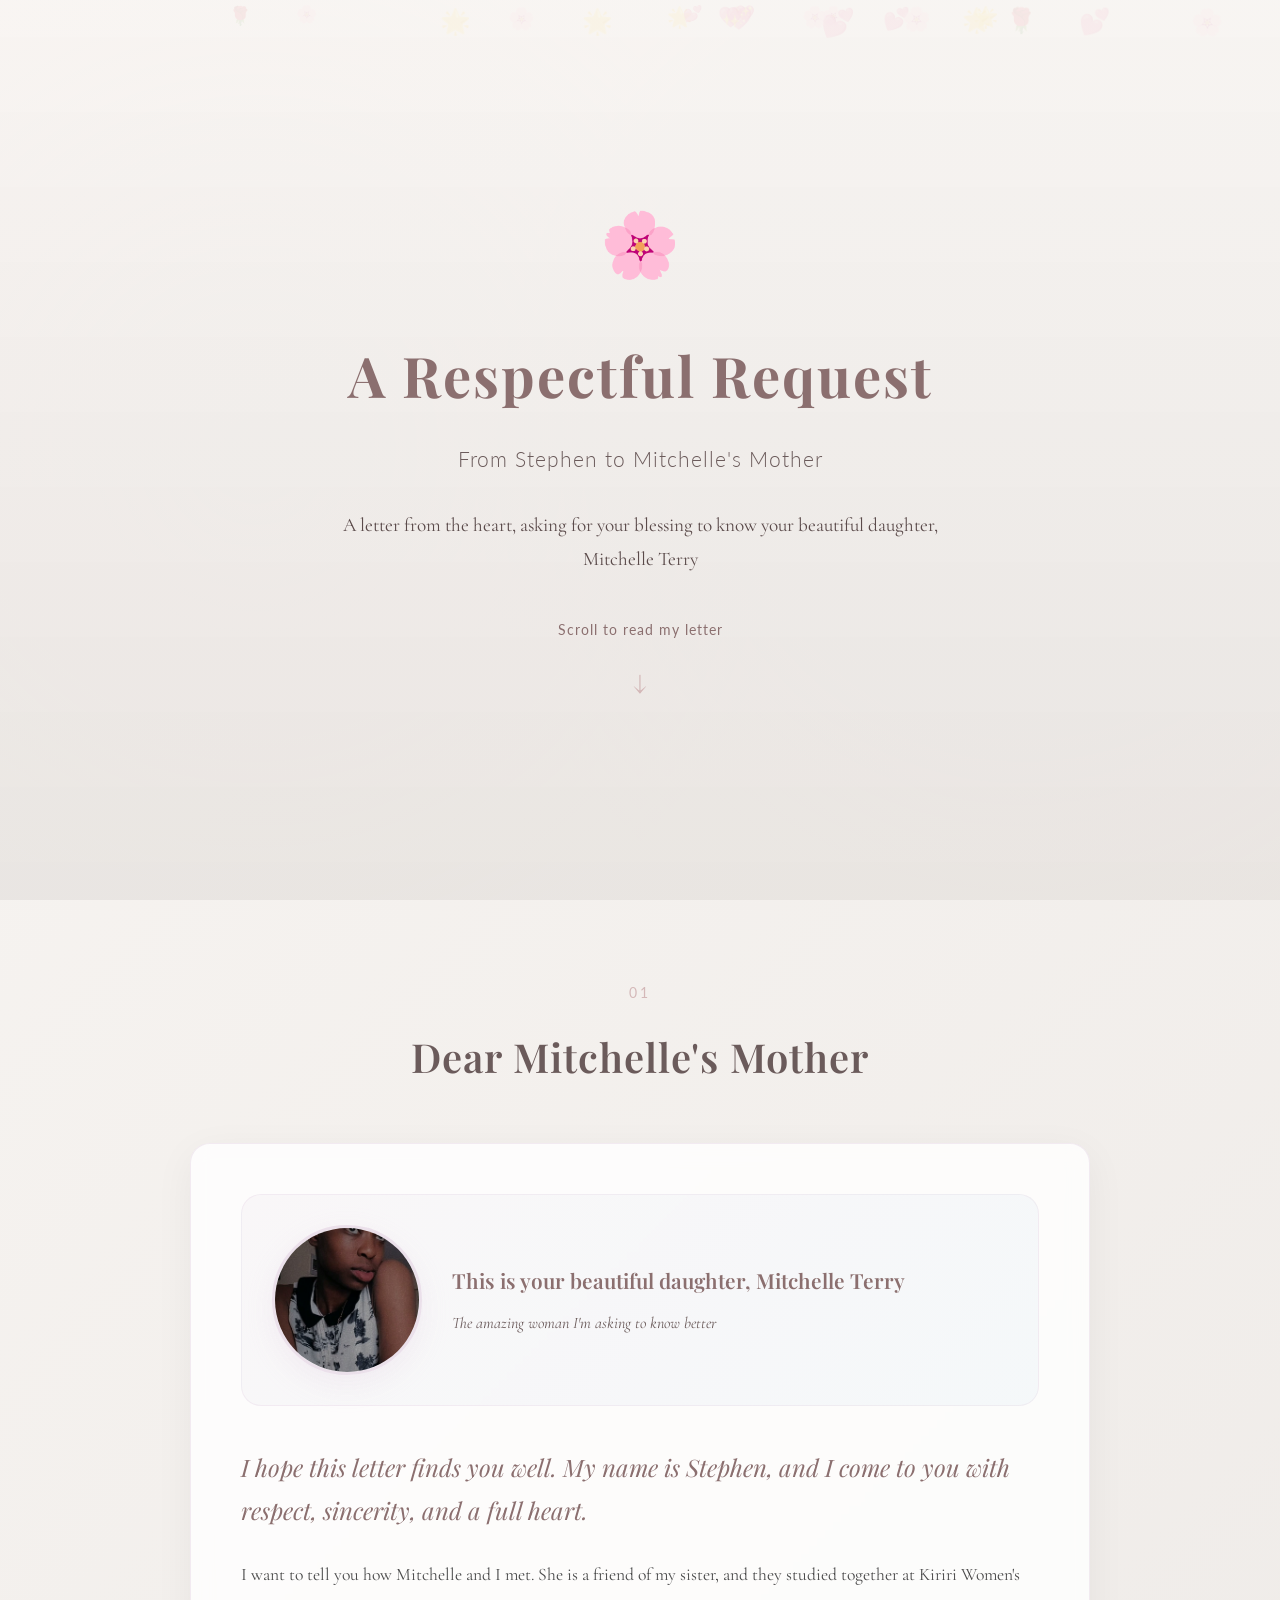
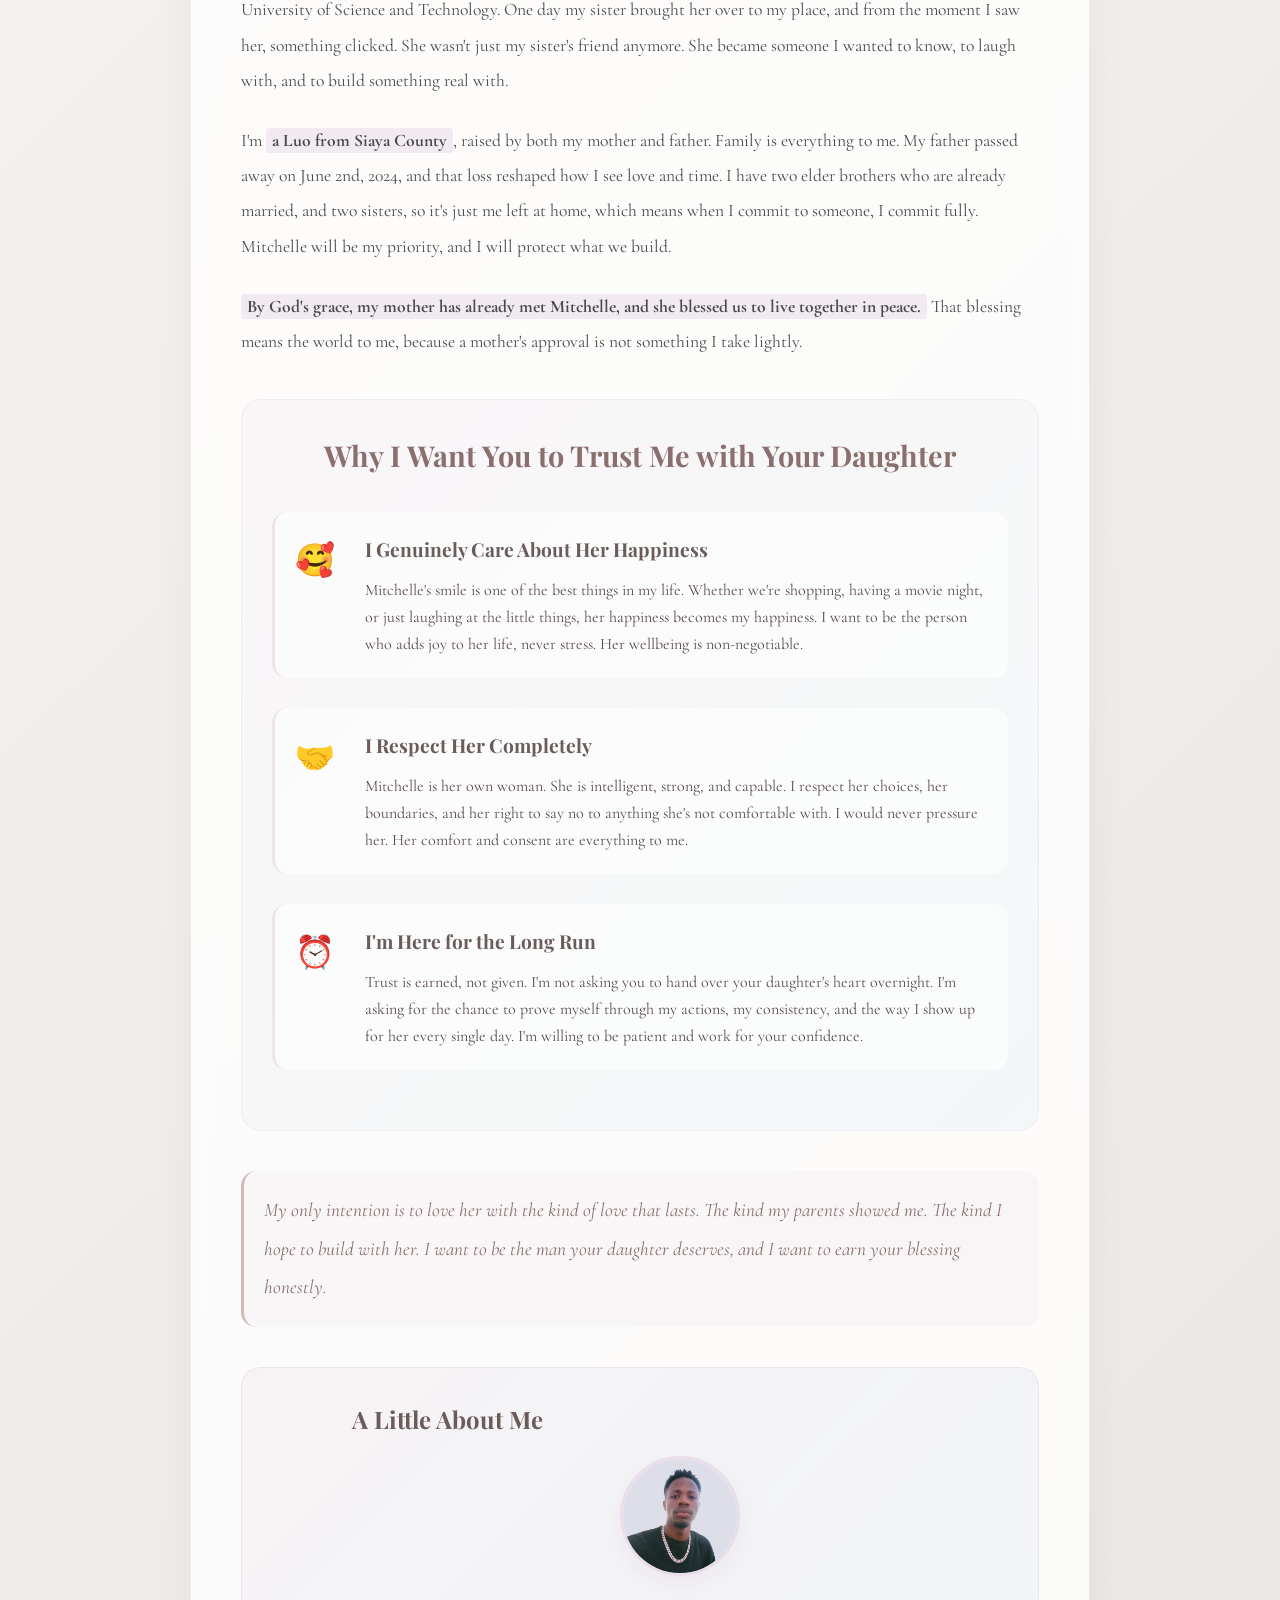
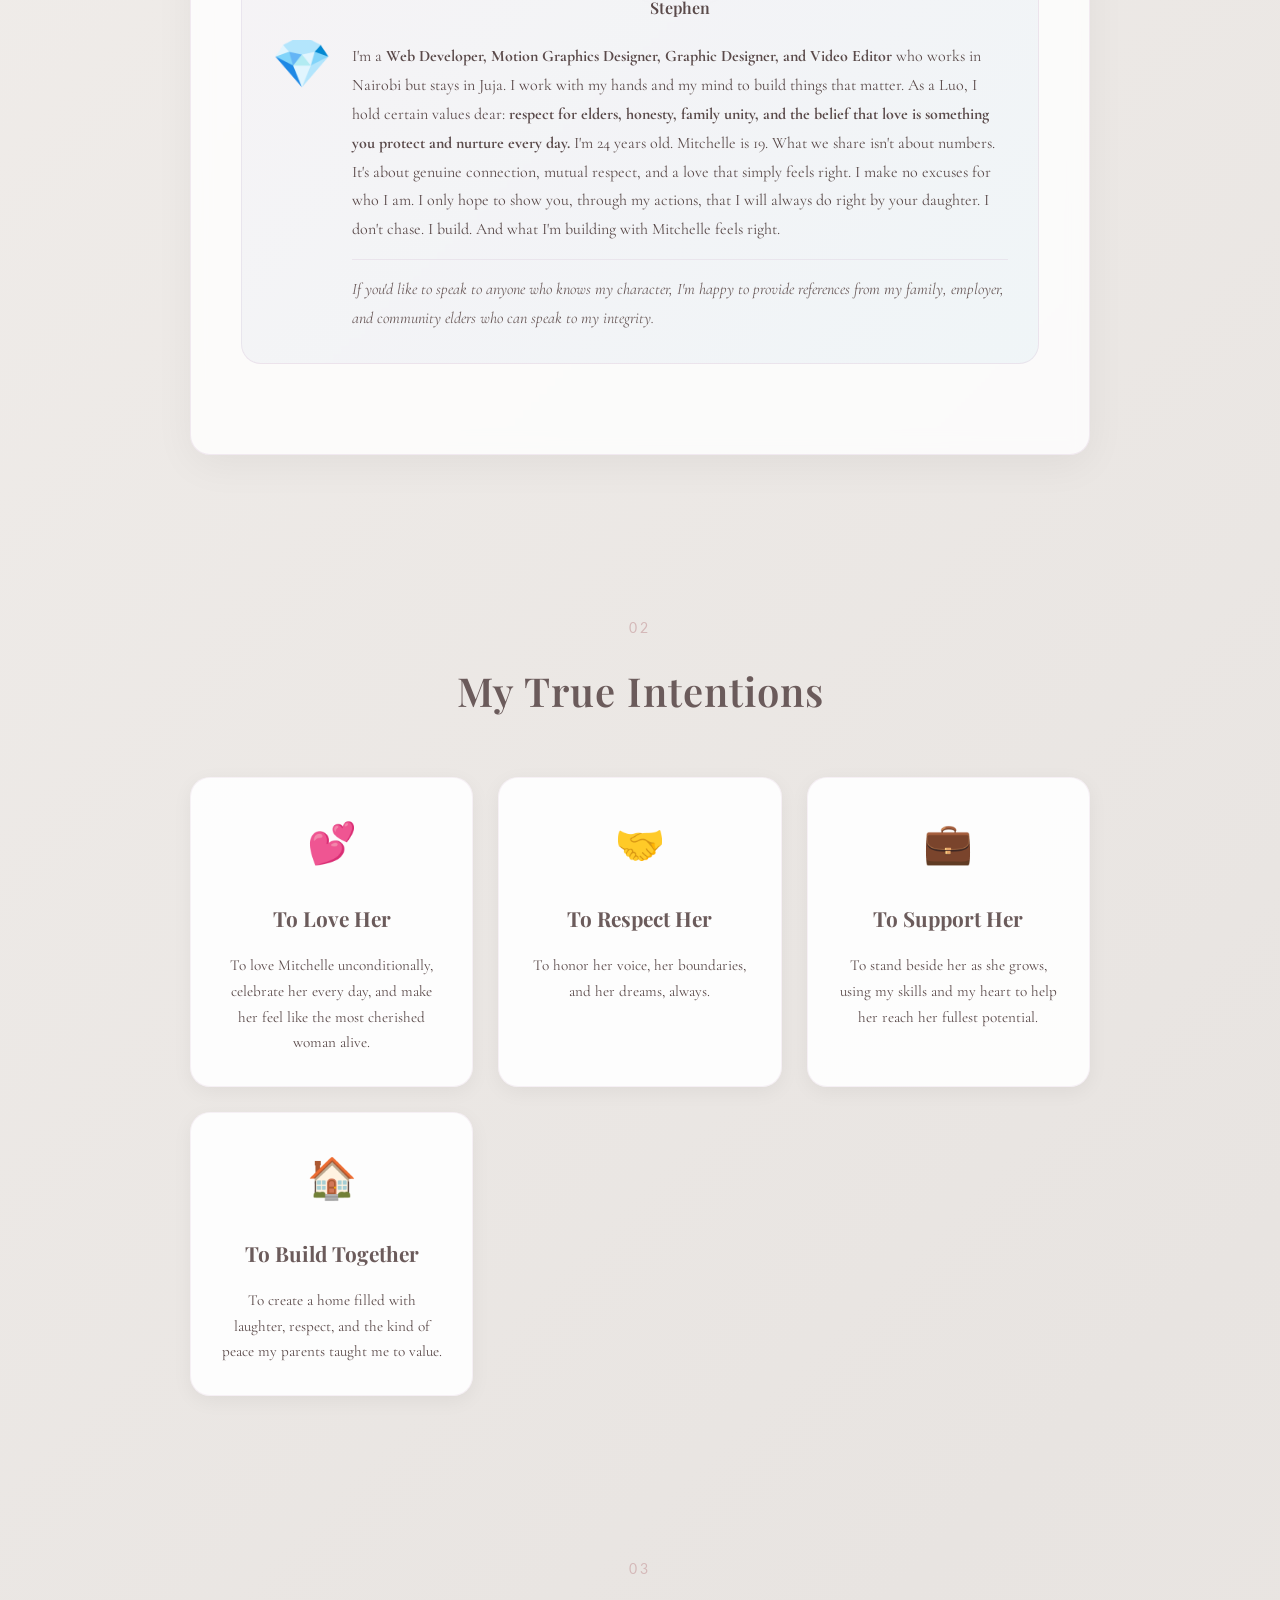
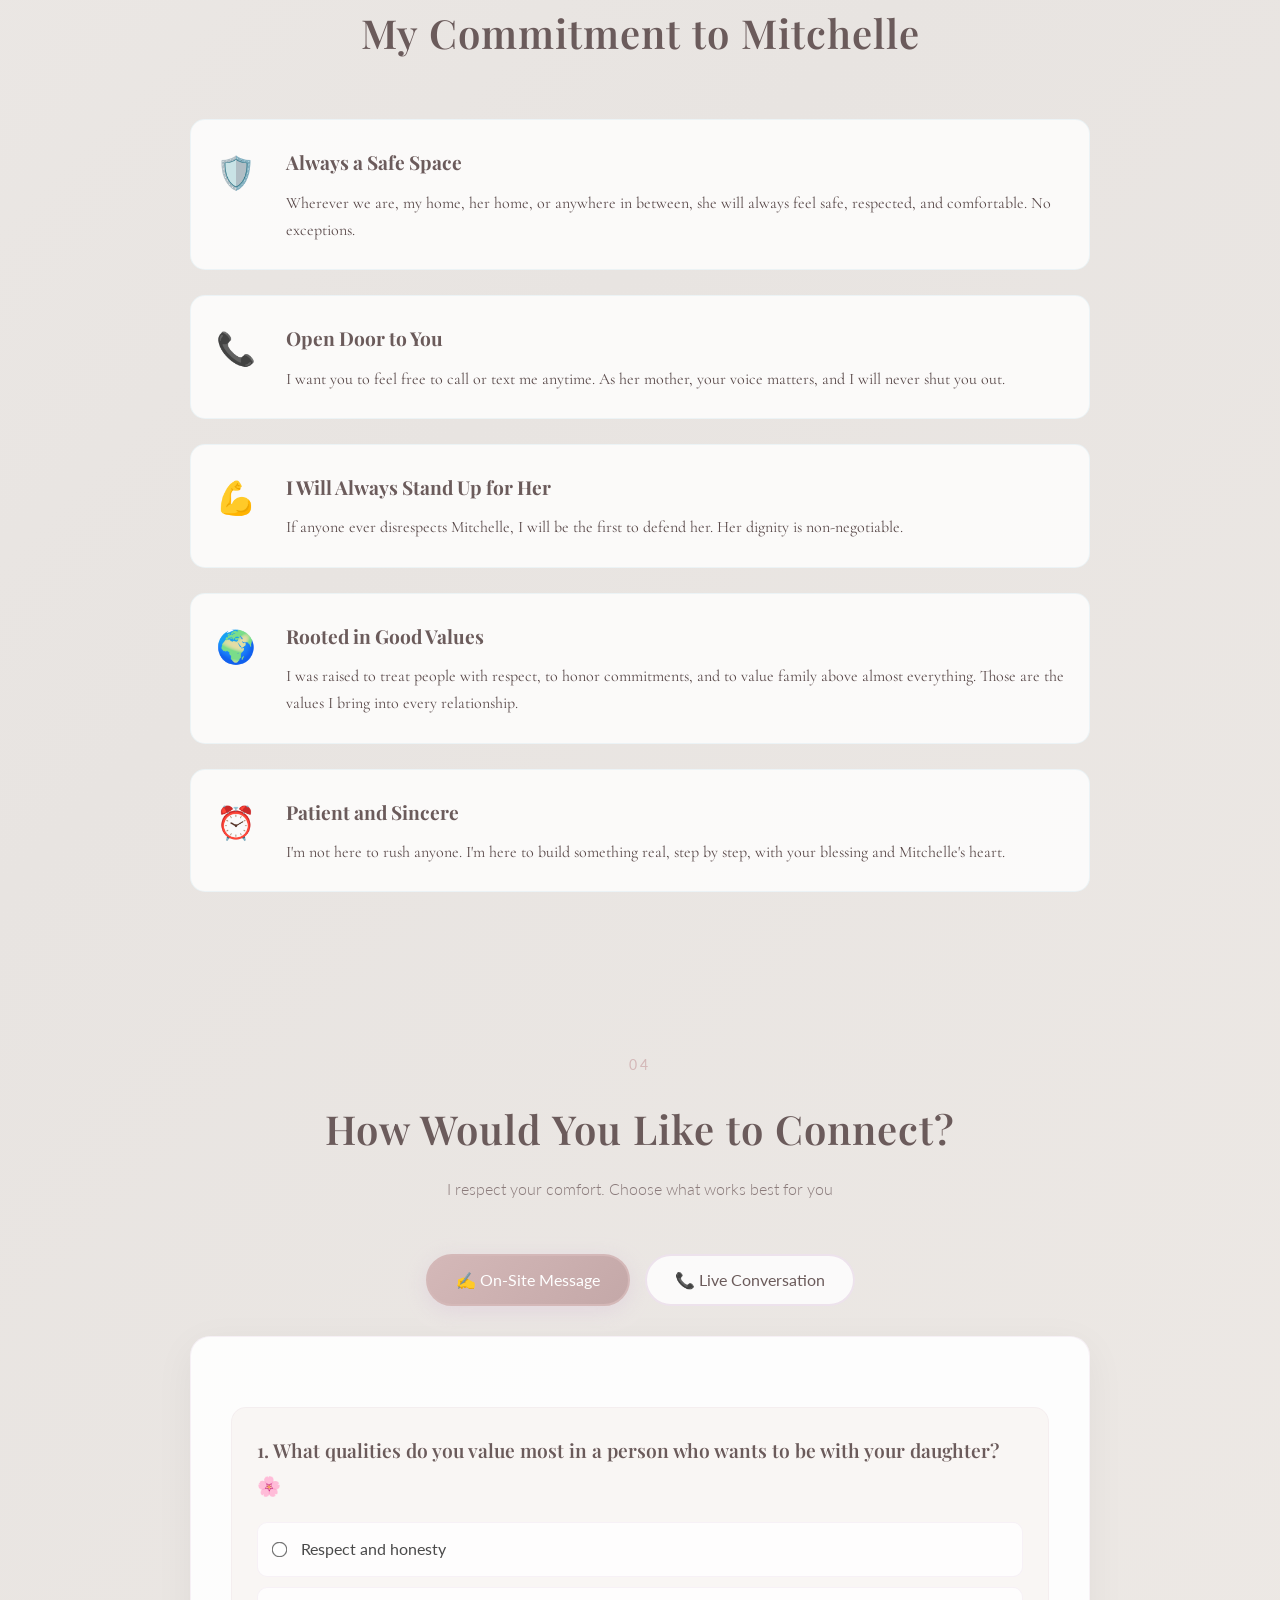
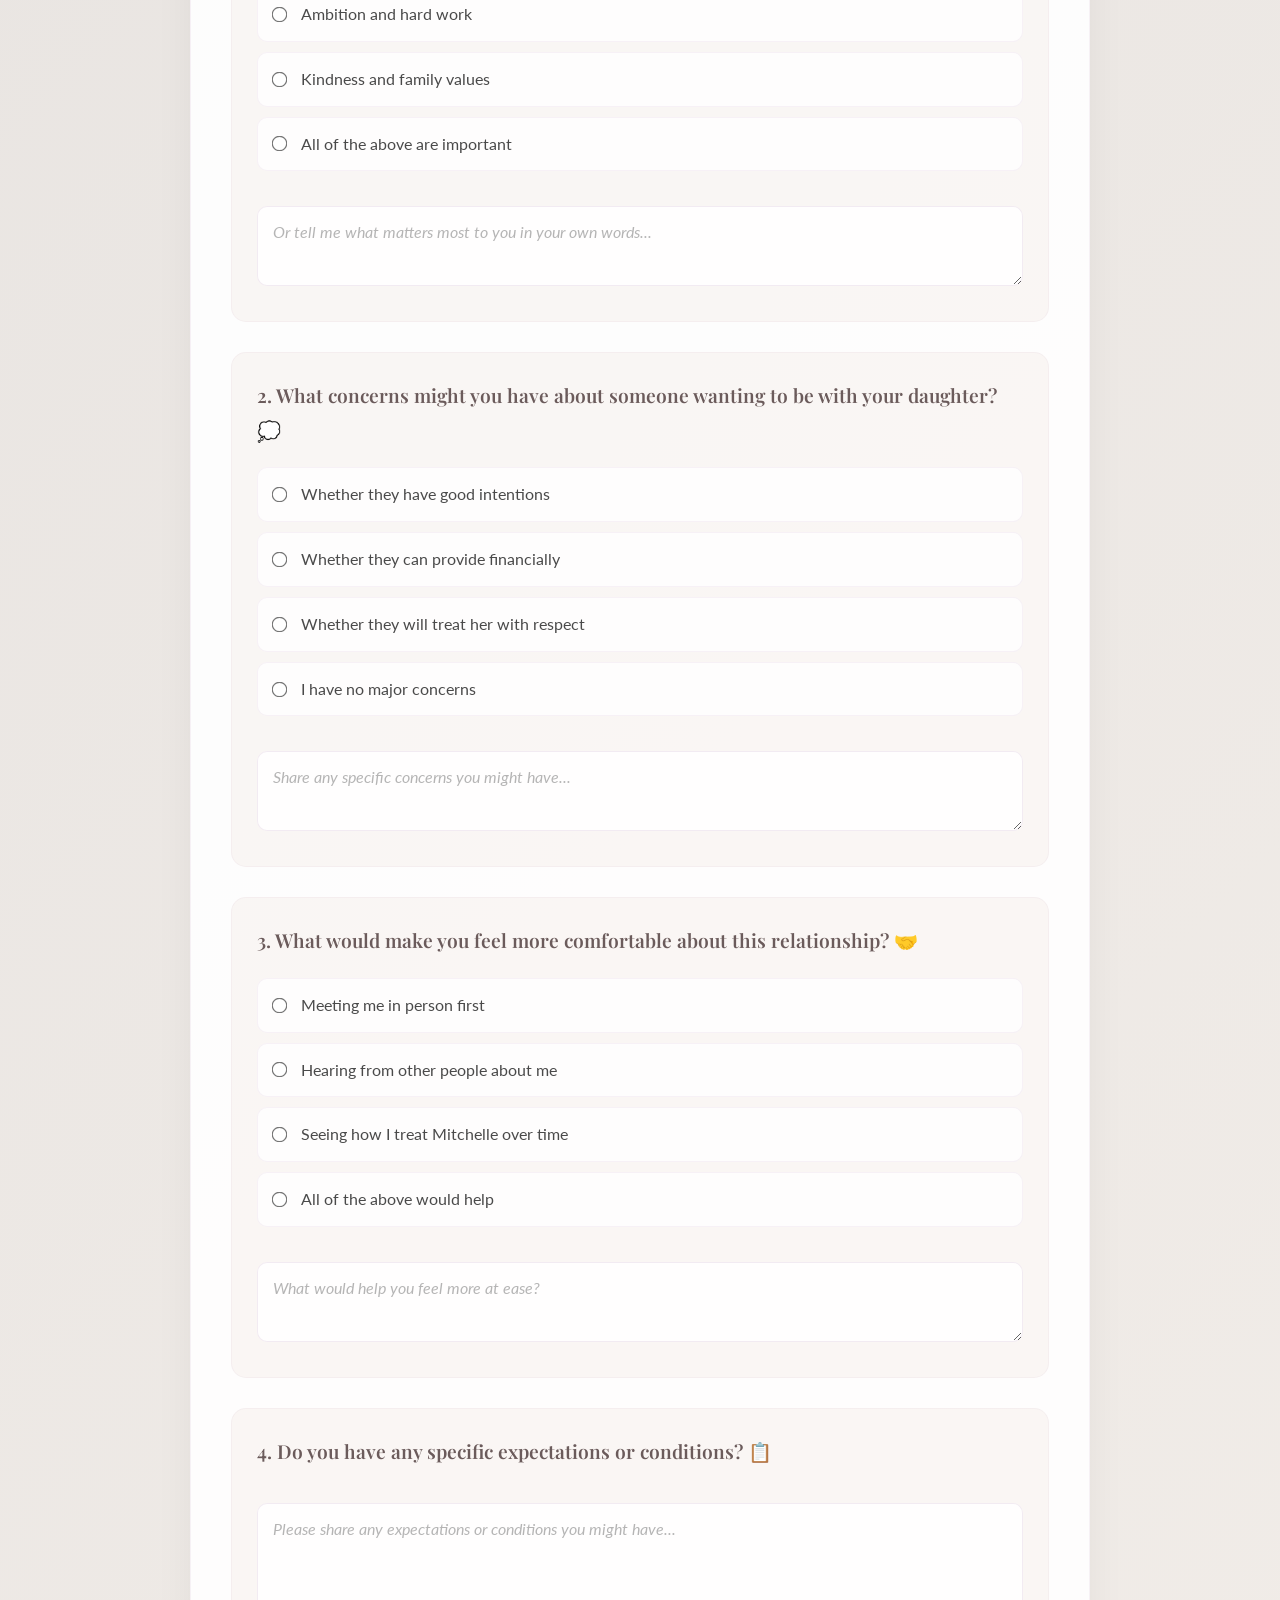
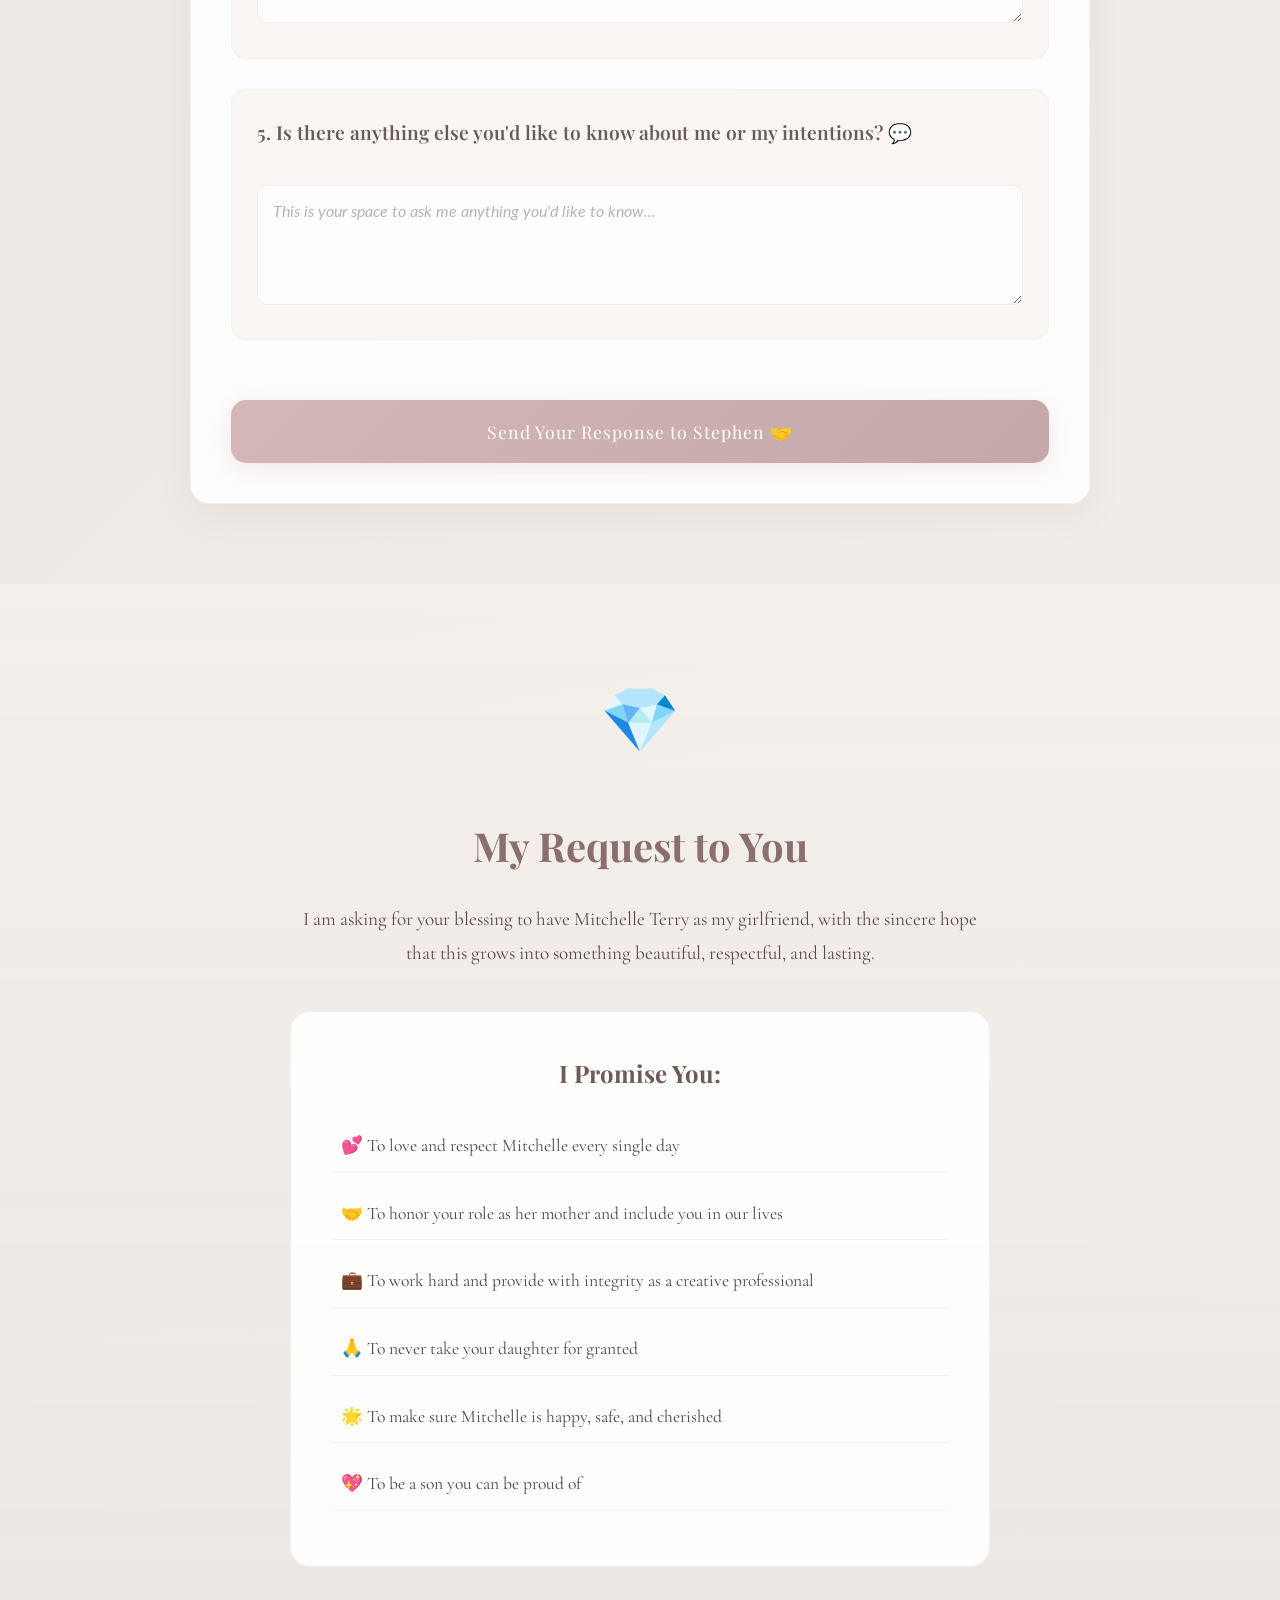
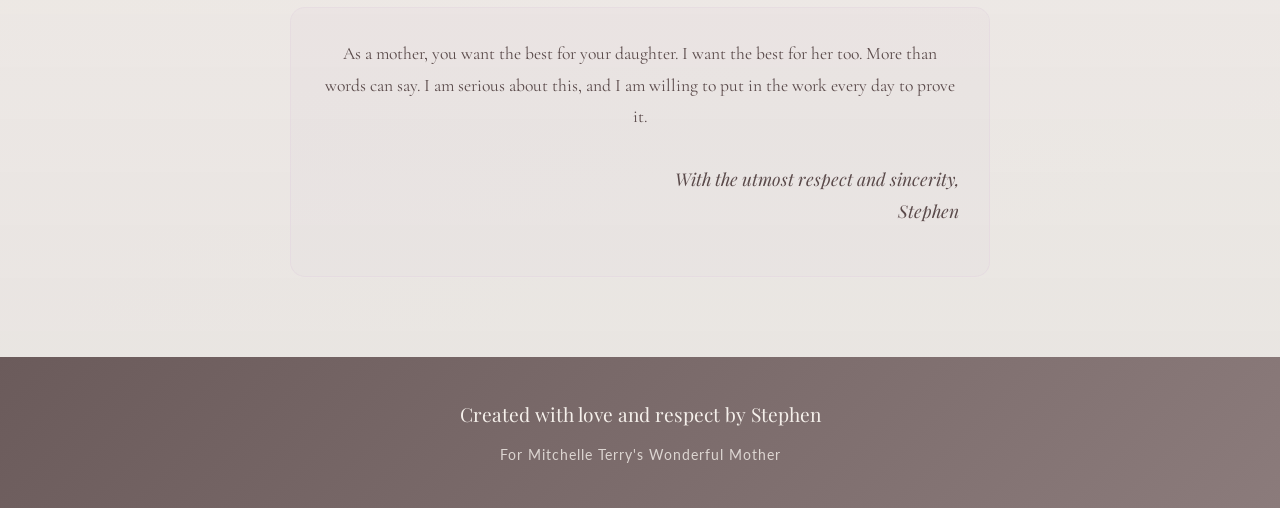
<file: index.html>
<!DOCTYPE html>
<html lang="en">
<head>
    <meta charset="UTF-8">
    <meta name="viewport" content="width=device-width, initial-scale=1.0">
    <title>A Special Request for a Beautiful Mother</title>
    <link rel="stylesheet" href="style.css">
    <link href="https://fonts.googleapis.com/css2?family=Playfair+Display:wght@400;600;700&family=Lato:wght@300;400;700&family=Cormorant+Garamond:wght@400;600;700&display=swap" rel="stylesheet">
</head>
<body>
    <div class="background-pattern"></div>
    <div class="floating-elements"></div>

    <section class="hero">
        <div class="hero-content">
            <div class="hero-icon">🌸</div>
            <h1 class="hero-title">A Respectful Request</h1>
            <h2 class="hero-subtitle">From Stephen to Mitchelle's Mother</h2>
            <p class="hero-intro">
                A letter from the heart, asking for your blessing to know your beautiful daughter, Mitchelle Terry
            </p>
            <div class="scroll-hint">
                <span>Scroll to read my letter</span>
                <div class="arrow">↓</div>
            </div>
        </div>
    </section>

    <section class="section">
        <div class="container">
            <div class="section-header">
                <span class="section-number">01</span>
                <h2 class="section-title">Dear Mitchelle's Mother</h2>
            </div>
            
            <div class="letter-content">
                <div class="profile-section">
                    <img src="images/mitchelle.jpg" alt="Mitchelle Terry" class="profile-image">
                    <div class="profile-text">
                        <p class="profile-intro">This is your beautiful daughter, Mitchelle Terry</p>
                        <p class="profile-note">The amazing woman I'm asking to know better</p>
                    </div>
                </div>
                
                <p class="letter-salutation">
                    I hope this letter finds you well. My name is Stephen, and I come to you with respect, sincerity, and a full heart.
                </p>
                
                <p class="letter-paragraph">
                    I want to tell you how Mitchelle and I met. She is a friend of my sister, and they studied together at Kiriri Women's University of Science and Technology. One day my sister brought her over to my place, and from the moment I saw her, something clicked. She wasn't just my sister's friend anymore. She became someone I wanted to know, to laugh with, and to build something real with.
                </p>
                
                <p class="letter-paragraph">
                    I'm <strong>a Luo from Siaya County</strong>, raised by both my mother and father. Family is everything to me. My father passed away on June 2nd, 2024, and that loss reshaped how I see love and time. I have two elder brothers who are already married, and two sisters, so it's just me left at home, which means when I commit to someone, I commit fully. Mitchelle will be my priority, and I will protect what we build.
                </p>
                
                <p class="letter-paragraph">
                    <strong>By God's grace, my mother has already met Mitchelle, and she blessed us to live together in peace.</strong> That blessing means the world to me, because a mother's approval is not something I take lightly.
                </p>
                
                <div class="trust-building">
                    <h3 class="trust-title">Why I Want You to Trust Me with Your Daughter</h3>
                    
                    <div class="trust-point">
                        <div class="trust-icon">🥰</div>
                        <div class="trust-content">
                            <h4>I Genuinely Care About Her Happiness</h4>
                            <p>Mitchelle's smile is one of the best things in my life. Whether we're shopping, having a movie night, or just laughing at the little things, her happiness becomes my happiness. I want to be the person who adds joy to her life, never stress. Her wellbeing is non-negotiable.</p>
                        </div>
                    </div>
                    
                    <div class="trust-point">
                        <div class="trust-icon">🤝</div>
                        <div class="trust-content">
                            <h4>I Respect Her Completely</h4>
                            <p>Mitchelle is her own woman. She is intelligent, strong, and capable. I respect her choices, her boundaries, and her right to say no to anything she's not comfortable with. I would never pressure her. Her comfort and consent are everything to me.</p>
                        </div>
                    </div>
                    
                    <div class="trust-point">
                        <div class="trust-icon">⏰</div>
                        <div class="trust-content">
                            <h4>I'm Here for the Long Run</h4>
                            <p>Trust is earned, not given. I'm not asking you to hand over your daughter's heart overnight. I'm asking for the chance to prove myself through my actions, my consistency, and the way I show up for her every single day. I'm willing to be patient and work for your confidence.</p>
                        </div>
                    </div>
                </div>
                
                <p class="letter-paragraph emphasized">
                    My only intention is to love her with the kind of love that lasts. The kind my parents showed me. The kind I hope to build with her. I want to be the man your daughter deserves, and I want to earn your blessing honestly.
                </p>
                
                <div class="highlight-box">
                    <div class="highlight-icon">💎</div>
                    <div class="highlight-text">
                        <h3>A Little About Me</h3>
                        <div class="stephen-photo">
                            <img src="images/steve.png" alt="Stephen" class="stephen-image">
                            <p class="stephen-caption">Stephen</p>
                        </div>
                        <p>I'm a <strong>Web Developer, Motion Graphics Designer, Graphic Designer, and Video Editor</strong> who works in Nairobi but stays in Juja. I work with my hands and my mind to build things that matter. As a Luo, I hold certain values dear: <strong>respect for elders, honesty, family unity, and the belief that love is something you protect and nurture every day.</strong> I'm 24 years old. Mitchelle is 19. What we share isn't about numbers. It's about genuine connection, mutual respect, and a love that simply feels right. I make no excuses for who I am. I only hope to show you, through my actions, that I will always do right by your daughter. I don't chase. I build. And what I'm building with Mitchelle feels right.</p>
                        <p class="references-line">If you'd like to speak to anyone who knows my character, I'm happy to provide references from my family, employer, and community elders who can speak to my integrity.</p>
                    </div>
                </div>
            </div>
        </div>
    </section>

    <section class="section">
        <div class="container">
            <div class="section-header">
                <span class="section-number">02</span>
                <h2 class="section-title">My True Intentions</h2>
            </div>
            
            <div class="intentions-grid">
                <div class="intention-card">
                    <div class="card-icon">💕</div>
                    <h3 class="card-title">To Love Her</h3>
                    <p class="card-description">To love Mitchelle unconditionally, celebrate her every day, and make her feel like the most cherished woman alive.</p>
                </div>
                
                <div class="intention-card">
                    <div class="card-icon">🤝</div>
                    <h3 class="card-title">To Respect Her</h3>
                    <p class="card-description">To honor her voice, her boundaries, and her dreams, always.</p>
                </div>
                
                <div class="intention-card">
                    <div class="card-icon">💼</div>
                    <h3 class="card-title">To Support Her</h3>
                    <p class="card-description">To stand beside her as she grows, using my skills and my heart to help her reach her fullest potential.</p>
                </div>
                
                <div class="intention-card">
                    <div class="card-icon">🏠</div>
                    <h3 class="card-title">To Build Together</h3>
                    <p class="card-description">To create a home filled with laughter, respect, and the kind of peace my parents taught me to value.</p>
                </div>
            </div>
        </div>
    </section>

    <section class="section">
        <div class="container">
            <div class="section-header">
                <span class="section-number">03</span>
                <h2 class="section-title">My Commitment to Mitchelle</h2>
            </div>
            
            <div class="safety-commitments">
                <div class="safety-item">
                    <div class="safety-icon">🛡️</div>
                    <div class="safety-content">
                        <h3>Always a Safe Space</h3>
                        <p>Wherever we are, my home, her home, or anywhere in between, she will always feel safe, respected, and comfortable. No exceptions.</p>
                    </div>
                </div>
                
                <div class="safety-item">
                    <div class="safety-icon">📞</div>
                    <div class="safety-content">
                        <h3>Open Door to You</h3>
                        <p>I want you to feel free to call or text me anytime. As her mother, your voice matters, and I will never shut you out.</p>
                    </div>
                </div>
                
                <div class="safety-item">
                    <div class="safety-icon">💪</div>
                    <div class="safety-content">
                        <h3>I Will Always Stand Up for Her</h3>
                        <p>If anyone ever disrespects Mitchelle, I will be the first to defend her. Her dignity is non-negotiable.</p>
                    </div>
                </div>
                
                <div class="safety-item">
                    <div class="safety-icon">🌍</div>
                    <div class="safety-content">
                        <h3>Rooted in Good Values</h3>
                        <p>I was raised to treat people with respect, to honor commitments, and to value family above almost everything. Those are the values I bring into every relationship.</p>
                    </div>
                </div>
                
                <div class="safety-item">
                    <div class="safety-icon">⏰</div>
                    <div class="safety-content">
                        <h3>Patient and Sincere</h3>
                        <p>I'm not here to rush anyone. I'm here to build something real, step by step, with your blessing and Mitchelle's heart.</p>
                    </div>
                </div>
            </div>
        </div>
    </section>

    <section class="section">
        <div class="container">
            <div class="section-header">
                <span class="section-number">04</span>
                <h2 class="section-title">How Would You Like to Connect?</h2>
                <p class="section-subtitle">I respect your comfort. Choose what works best for you</p>
            </div>
            
            <div class="connect-toggle">
                <button class="toggle-btn active" id="quizToggle" onclick="showQuiz()">✍️ On-Site Message</button>
                <button class="toggle-btn" id="liveToggle" onclick="showLive()">📞 Live Conversation</button>
            </div>
            
            <div id="quizPanel">
                <form id="motherQuestionsForm" class="questions-form">
                    <input type="hidden" name="access_key" value="4439413e-2468-410e-8f27-1a0bfd55cbda">
                    <input type="hidden" name="subject" value="Mitchelle's Mother's Response - Girlfriend Request">
                    <input type="hidden" name="from_name" value="Mitchelle's Mother">
                    
                    <div class="question-block">
                        <h3 class="question-title">1. What qualities do you value most in a person who wants to be with your daughter? 🌸</h3>
                        <div class="answer-options">
                            <label class="option-label">
                                <input type="radio" name="q1" value="Respect and honesty">
                                <span>Respect and honesty</span>
                            </label>
                            <label class="option-label">
                                <input type="radio" name="q1" value="Ambition and hard work">
                                <span>Ambition and hard work</span>
                            </label>
                            <label class="option-label">
                                <input type="radio" name="q1" value="Kindness and family values">
                                <span>Kindness and family values</span>
                            </label>
                            <label class="option-label">
                                <input type="radio" name="q1" value="All of the above are important">
                                <span>All of the above are important</span>
                            </label>
                        </div>
                        <textarea class="text-answer" name="q1_text" placeholder="Or tell me what matters most to you in your own words..."></textarea>
                    </div>

                    <div class="question-block">
                        <h3 class="question-title">2. What concerns might you have about someone wanting to be with your daughter? 💭</h3>
                        <div class="answer-options">
                            <label class="option-label">
                                <input type="radio" name="q2" value="Whether they have good intentions">
                                <span>Whether they have good intentions</span>
                            </label>
                            <label class="option-label">
                                <input type="radio" name="q2" value="Whether they can provide financially">
                                <span>Whether they can provide financially</span>
                            </label>
                            <label class="option-label">
                                <input type="radio" name="q2" value="Whether they will treat her with respect">
                                <span>Whether they will treat her with respect</span>
                            </label>
                            <label class="option-label">
                                <input type="radio" name="q2" value="I have no major concerns">
                                <span>I have no major concerns</span>
                            </label>
                        </div>
                        <textarea class="text-answer" name="q2_text" placeholder="Share any specific concerns you might have..."></textarea>
                    </div>

                    <div class="question-block">
                        <h3 class="question-title">3. What would make you feel more comfortable about this relationship? 🤝</h3>
                        <div class="answer-options">
                            <label class="option-label">
                                <input type="radio" name="q3" value="Meeting me in person first">
                                <span>Meeting me in person first</span>
                            </label>
                            <label class="option-label">
                                <input type="radio" name="q3" value="Hearing from other people about me">
                                <span>Hearing from other people about me</span>
                            </label>
                            <label class="option-label">
                                <input type="radio" name="q3" value="Seeing how I treat Mitchelle over time">
                                <span>Seeing how I treat Mitchelle over time</span>
                            </label>
                            <label class="option-label">
                                <input type="radio" name="q3" value="All of the above would help">
                                <span>All of the above would help</span>
                            </label>
                        </div>
                        <textarea class="text-answer" name="q3_text" placeholder="What would help you feel more at ease?"></textarea>
                    </div>

                    <div class="question-block">
                        <h3 class="question-title">4. Do you have any specific expectations or conditions? 📋</h3>
                        <textarea class="text-answer full-width" name="q4" placeholder="Please share any expectations or conditions you might have..."></textarea>
                    </div>

                    <div class="question-block">
                        <h3 class="question-title">5. Is there anything else you'd like to know about me or my intentions? 💬</h3>
                        <textarea class="text-answer full-width" name="q5" placeholder="This is your space to ask me anything you'd like to know..."></textarea>
                    </div>

                    <button type="submit" class="submit-btn" id="motherSubmitBtn">
                        <span class="btn-text">Send Your Response to Stephen 🤝</span>
                    </button>
                </form>
                
                <div id="motherSuccess" class="success-message" style="display: none;">
                    <h3>🌸 Thank You for Your Response 🌸</h3>
                    <p>Your thoughts are greatly appreciated. Stephen will read them carefully and respect your perspective on this matter.</p>
                </div>
            </div>
            
            <div id="livePanel" class="live-panel" style="display: none;">
                <div class="live-card">
                    <div class="live-icon">📞</div>
                    <h3>Let's Talk</h3>
                    <p>If you'd prefer to speak directly, here is how you can reach me. <strong>I'm available for calls after work hours and on Sundays.</strong> <strong>My working hours are Monday to Friday 9am to 6pm, and Saturday 9am to 4pm.</strong> Outside those times, I'm free to talk, and I welcome a call, text, or even a face-to-face meeting if that makes you more comfortable.</p>
                    
                    <div class="contact-details">
                        <div class="contact-item">
                            <span class="contact-label">Phone / WhatsApp</span>
                            <span class="contact-value">0759 430 112</span>
                        </div>
                        <div class="contact-item">
                            <span class="contact-label">Email</span>
                            <span class="contact-value">stephenomondi1111@gmail.com</span>
                        </div>
                    </div>
                    
                    <p class="meet-note">If you'd like to meet in person, I'm happy to create time and come to you. Wherever and whenever works best for you.</p>
                    
                    <button class="submit-btn live-cta" onclick="closeLivePanel()">
                        <span class="btn-text">Thank You 🙏</span>
                    </button>
                </div>
            </div>
        </div>
    </section>

    <section class="section final-section">
        <div class="container">
            <div class="final-request">
                <div class="request-icon">💎</div>
                <h2 class="final-title">My Request to You</h2>
                <p class="final-intro">
                    I am asking for your blessing to have Mitchelle Terry as my girlfriend, with the sincere hope that this grows into something beautiful, respectful, and lasting.
                </p>
                
                <div class="promises">
                    <h3 class="promises-title">I Promise You:</h3>
                    <ul class="promises-list">
                        <li>💕 To love and respect Mitchelle every single day</li>
                        <li>🤝 To honor your role as her mother and include you in our lives</li>
                        <li>💼 To work hard and provide with integrity as a creative professional</li>
                        <li>🙏 To never take your daughter for granted</li>
                        <li>🌟 To make sure Mitchelle is happy, safe, and cherished</li>
                        <li>💖 To be a son you can be proud of</li>
                    </ul>
                </div>
                
                <div class="final-note">
                    <p>
                        As a mother, you want the best for your daughter. I want the best for her too. More than words can say. I am serious about this, and I am willing to put in the work every day to prove it.
                    </p>
                    <p class="signature">
                        With the utmost respect and sincerity,<br>
                        Stephen
                    </p>
                </div>
            </div>
        </div>
    </section>

    <footer class="footer">
        <div class="footer-content">
            <p class="footer-text">Created with love and respect by Stephen</p>
            <p class="footer-subtitle">For Mitchelle Terry's Wonderful Mother</p>
        </div>
    </footer>

    <div class="success-modal" id="successModal" style="display: none;">
        <div class="modal-content">
            <button class="modal-close-btn" onclick="closeSuccessModal()">✕</button>
            <div class="modal-icon">🌸</div>
            <h3 class="modal-title">Thank You for Your Response</h3>
            <p class="modal-text">Your response has been sent to Stephen. He will read it carefully and respect your decision.</p>
            <button class="modal-btn" onclick="closeSuccessModal()">Close</button>
        </div>
    </div>

    <div class="alert-modal" id="alertModal" style="display: none;">
        <div class="modal-content">
            <button class="modal-close-btn" onclick="closeAlertModal()">✕</button>
            <div class="modal-icon">🤝</div>
            <h3 class="modal-title">Your Thoughts Matter</h3>
            <p class="modal-text">Please share at least one response so Stephen can better understand your perspective and concerns.</p>
            <button class="modal-btn" onclick="closeAlertModal()">I'll Share My Thoughts</button>
        </div>
    </div>

    <div class="live-modal" id="liveModal" style="display: none;">
        <div class="modal-content">
            <button class="modal-close-btn" onclick="closeLiveModal()">✕</button>
            <div class="modal-icon">📞</div>
            <h3 class="modal-title">Let's Talk</h3>
            <p class="modal-text">If you'd prefer to speak directly, here is how you can reach me. <strong>I'm available for calls after work hours and on Sundays.</strong> <strong>My working hours are Monday to Friday 9am to 6pm, and Saturday 9am to 4pm.</strong> Outside those times, I'm free to talk, and I welcome a call, text, or even a face-to-face meeting if that makes you more comfortable.</p>
            
            <div class="modal-contact">
                <div class="modal-contact-item">
                    <span class="modal-contact-label">Phone / WhatsApp</span>
                    <span class="modal-contact-value">0759 430 112</span>
                </div>
                <div class="modal-contact-item">
                    <span class="modal-contact-label">Email</span>
                    <span class="modal-contact-value">stephenomondi1111@gmail.com</span>
                </div>
            </div>
            
            <p class="modal-meet-note">If you'd like to meet in person, I'm happy to create time and come to you. Wherever and whenever works best for you.</p>
            
            <button class="modal-btn" onclick="closeLiveModal()">Thank You 🙏</button>
        </div>
    </div>

    <script src="script.js"></script>
</body>
</html>
</file>
<file: style.css>
/* Premium Theme for Mother's Website */

* {
    margin: 0;
    padding: 0;
    box-sizing: border-box;
}

body {
    font-family: 'Cormorant Garamond', serif;
    background: linear-gradient(135deg, #f8f5f2 0%, #e8e4e1 50%, #f5f0eb 100%);
    color: #3d3d3d;
    line-height: 1.8;
    overflow-x: hidden;
}

/* Elegant Background Pattern */
.background-pattern {
    position: fixed;
    top: 0;
    left: 0;
    width: 100%;
    height: 100%;
    background-image: 
        radial-gradient(circle at 20% 50%, rgba(216, 191, 216, 0.1) 0%, transparent 50%),
        radial-gradient(circle at 80% 50%, rgba(173, 216, 230, 0.1) 0%, transparent 50%);
    z-index: 0;
    pointer-events: none;
}

/* Floating Elements */
.floating-elements {
    position: fixed;
    top: 0;
    left: 0;
    width: 100%;
    height: 100%;
    z-index: 0;
    pointer-events: none;
    overflow: hidden;
}

.floating-element {
    position: absolute;
    font-size: 24px;
    animation: float 20s infinite ease-in-out;
    opacity: 0.6;
}

@keyframes float {
    0%, 100% {
        transform: translateY(100vh) rotate(0deg);
        opacity: 0;
    }
    10% {
        opacity: 0.6;
    }
    90% {
        opacity: 0.6;
    }
    100% {
        transform: translateY(-100vh) rotate(360deg);
        opacity: 0;
    }
}

/* Hero Section */
.hero {
    min-height: 100vh;
    display: flex;
    align-items: center;
    justify-content: center;
    text-align: center;
    padding: 60px 20px;
    position: relative;
    z-index: 1;
    background: linear-gradient(180deg, rgba(248, 245, 242, 0.9) 0%, rgba(232, 228, 225, 0.95) 100%);
}

.hero-content {
    max-width: 800px;
    animation: fadeInUp 1.5s ease-out;
}

.hero-icon {
    font-size: 4rem;
    margin-bottom: 20px;
    animation: pulse 3s infinite ease-in-out;
}

@keyframes pulse {
    0%, 100% {
        transform: scale(1);
    }
    50% {
        transform: scale(1.1);
    }
}

.hero-title {
    font-family: 'Playfair Display', serif;
    font-size: 3.5rem;
    color: #8b6f6f;
    margin-bottom: 15px;
    font-weight: 700;
    letter-spacing: 2px;
}

.hero-subtitle {
    font-family: 'Lato', sans-serif;
    font-size: 1.3rem;
    color: #6b5b5b;
    margin-bottom: 30px;
    font-weight: 300;
    letter-spacing: 1px;
}

.hero-intro {
    font-family: 'Cormorant Garamond', serif;
    font-size: 1.2rem;
    color: #5a4a4a;
    margin-bottom: 40px;
    line-height: 1.8;
    max-width: 600px;
    margin-left: auto;
    margin-right: auto;
}

.scroll-hint {
    margin-top: 40px;
    animation: bounce 2s infinite;
}

.scroll-hint span {
    display: block;
    color: #8b6f6f;
    font-size: 0.9rem;
    margin-bottom: 10px;
    font-family: 'Lato', sans-serif;
    letter-spacing: 1px;
}

.arrow {
    font-size: 2rem;
    color: #d4b8b8;
}

@keyframes bounce {
    0%, 100% {
        transform: translateY(0);
    }
    50% {
        transform: translateY(-10px);
    }
}

@keyframes fadeInUp {
    from {
        opacity: 0;
        transform: translateY(30px);
    }
    to {
        opacity: 1;
        transform: translateY(0);
    }
}

/* Section Styling */
.section {
    padding: 80px 20px;
    position: relative;
    z-index: 1;
}

.container {
    max-width: 900px;
    margin: 0 auto;
}

.section-header {
    text-align: center;
    margin-bottom: 50px;
}

.section-number {
    font-family: 'Lato', sans-serif;
    font-size: 0.9rem;
    color: #d4b8b8;
    letter-spacing: 3px;
    text-transform: uppercase;
    display: block;
    margin-bottom: 15px;
}

.section-title {
    font-family: 'Playfair Display', serif;
    font-size: 2.5rem;
    color: #6b5b5b;
    font-weight: 600;
    letter-spacing: 1px;
}

.section-subtitle {
    font-family: 'Lato', sans-serif;
    font-size: 1rem;
    color: #8b7b7b;
    margin-top: 10px;
    font-weight: 300;
}

/* Letter Content */
.letter-content {
    background: rgba(255, 255, 255, 0.8);
    border: 1px solid rgba(216, 191, 216, 0.3);
    border-radius: 20px;
    padding: 50px;
    box-shadow: 0 10px 40px rgba(0, 0, 0, 0.05);
    backdrop-filter: blur(10px);
}

/* Profile Section */
.profile-section {
    display: flex;
    align-items: center;
    gap: 30px;
    margin-bottom: 40px;
    padding: 30px;
    background: linear-gradient(135deg, rgba(216, 191, 216, 0.1), rgba(173, 216, 230, 0.1));
    border-radius: 20px;
    border: 1px solid rgba(216, 191, 216, 0.2);
}

.profile-image {
    width: 150px;
    height: 150px;
    border-radius: 50%;
    object-fit: cover;
    border: 3px solid rgba(216, 191, 216, 0.4);
    box-shadow: 0 10px 30px rgba(216, 191, 216, 0.2);
}

.profile-text {
    flex: 1;
}

.profile-intro {
    font-family: 'Playfair Display', serif;
    font-size: 1.3rem;
    color: #8b6f6f;
    margin-bottom: 10px;
    font-weight: 600;
}

.profile-note {
    font-size: 1rem;
    color: #6b5b5b;
    font-style: italic;
}

.letter-salutation {
    font-family: 'Playfair Display', serif;
    font-size: 1.5rem;
    color: #8b6f6f;
    margin-bottom: 25px;
    font-style: italic;
}

.letter-paragraph {
    font-size: 1.1rem;
    line-height: 2;
    margin-bottom: 25px;
    color: #4a4a4a;
}

.letter-paragraph strong {
    background: linear-gradient(120deg, rgba(216, 191, 216, 0.3) 0%, rgba(216, 191, 216, 0.3) 100%);
    padding: 2px 6px;
    border-radius: 4px;
    font-weight: 700;
}

.letter-paragraph.emphasized {
    color: #8b6f6f;
    font-size: 1.2rem;
    font-style: italic;
    padding: 20px;
    background: rgba(216, 191, 216, 0.1);
    border-radius: 15px;
    border-left: 3px solid #d4b8b8;
    margin: 30px 0;
}

/* Trust Building Section */
.trust-building {
    margin: 40px 0;
    padding: 30px;
    background: linear-gradient(135deg, rgba(216, 191, 216, 0.1), rgba(173, 216, 230, 0.1));
    border-radius: 20px;
    border: 1px solid rgba(216, 191, 216, 0.2);
}

.trust-title {
    font-family: 'Playfair Display', serif;
    font-size: 1.8rem;
    color: #8b6f6f;
    text-align: center;
    margin-bottom: 30px;
}

.trust-point {
    display: flex;
    align-items: flex-start;
    gap: 20px;
    margin-bottom: 30px;
    padding: 20px;
    background: rgba(255, 255, 255, 0.6);
    border-radius: 15px;
    border-left: 3px solid rgba(216, 191, 216, 0.4);
    transition: all 0.3s ease;
}

.trust-point:hover {
    background: rgba(255, 255, 255, 0.8);
    border-left-color: #d4b8b8;
    transform: translateX(5px);
}

.trust-icon {
    font-size: 2rem;
    min-width: 50px;
}

.trust-content h4 {
    font-family: 'Playfair Display', serif;
    font-size: 1.2rem;
    color: #6b5b5b;
    margin-bottom: 10px;
}

.trust-content p {
    font-size: 1rem;
    color: #5a4a4a;
    line-height: 1.7;
}

/* Highlight Box */
.highlight-box {
    display: flex;
    align-items: center;
    gap: 20px;
    background: linear-gradient(135deg, rgba(216, 191, 216, 0.15), rgba(173, 216, 230, 0.15));
    border: 1px solid rgba(216, 191, 216, 0.3);
    border-radius: 20px;
    padding: 30px;
    margin: 40px 0;
}

.highlight-icon {
    font-size: 3rem;
    min-width: 60px;
}

.highlight-text h3 {
    font-family: 'Playfair Display', serif;
    font-size: 1.5rem;
    color: #6b5b5b;
    margin-bottom: 15px;
}

.stephen-photo {
    text-align: center;
    margin-bottom: 20px;
}

.stephen-image {
    width: 120px;
    height: 120px;
    border-radius: 50%;
    object-fit: cover;
    border: 3px solid rgba(216, 191, 216, 0.4);
    box-shadow: 0 8px 25px rgba(216, 191, 216, 0.25);
}

.stephen-caption {
    font-family: 'Playfair Display', serif;
    font-size: 1rem;
    color: #8b6f6f;
    margin-top: 8px;
    font-weight: 600;
}

.highlight-text p {
    font-size: 1rem;
    color: #5a4a4a;
    line-height: 1.8;
}

.highlight-text .references-line {
    margin-top: 15px;
    padding-top: 15px;
    border-top: 1px solid rgba(216, 191, 216, 0.3);
    font-style: italic;
    color: #6b5b5b;
}

/* Intentions Grid */
.intentions-grid {
    display: grid;
    grid-template-columns: repeat(auto-fit, minmax(250px, 1fr));
    gap: 25px;
}

.intention-card {
    background: rgba(255, 255, 255, 0.9);
    border: 1px solid rgba(216, 191, 216, 0.2);
    border-radius: 20px;
    padding: 30px;
    text-align: center;
    transition: all 0.3s ease;
    box-shadow: 0 5px 20px rgba(0, 0, 0, 0.05);
}

.intention-card:hover {
    transform: translateY(-5px);
    box-shadow: 0 10px 30px rgba(216, 191, 216, 0.2);
    border-color: rgba(216, 191, 216, 0.4);
}

.card-icon {
    font-size: 2.5rem;
    margin-bottom: 20px;
}

.card-title {
    font-family: 'Playfair Display', serif;
    font-size: 1.3rem;
    color: #6b5b5b;
    margin-bottom: 15px;
}

.card-description {
    font-size: 0.95rem;
    color: #5a4a4a;
    line-height: 1.7;
}

/* Safety Commitments */
.safety-commitments {
    display: flex;
    flex-direction: column;
    gap: 25px;
}

.safety-item {
    display: flex;
    align-items: flex-start;
    gap: 20px;
    background: rgba(255, 255, 255, 0.8);
    border: 1px solid rgba(173, 216, 230, 0.2);
    border-radius: 15px;
    padding: 25px;
    transition: all 0.3s ease;
}

.safety-item:hover {
    border-color: rgba(173, 216, 230, 0.4);
    box-shadow: 0 5px 20px rgba(173, 216, 230, 0.15);
}

.safety-icon {
    font-size: 2rem;
    min-width: 50px;
}

.safety-content h3 {
    font-family: 'Playfair Display', serif;
    font-size: 1.2rem;
    color: #6b5b5b;
    margin-bottom: 10px;
}

.safety-content p {
    font-size: 1rem;
    color: #5a4a4a;
    line-height: 1.7;
}

/* Family Benefits */
.family-benefits {
    display: flex;
    flex-direction: column;
    gap: 25px;
}

.benefit-item {
    display: flex;
    align-items: flex-start;
    gap: 20px;
    background: rgba(255, 255, 255, 0.8);
    border: 1px solid rgba(173, 216, 230, 0.2);
    border-radius: 15px;
    padding: 25px;
    transition: all 0.3s ease;
}

.benefit-item:hover {
    border-color: rgba(173, 216, 230, 0.4);
    box-shadow: 0 5px 20px rgba(173, 216, 230, 0.15);
}

.benefit-icon {
    font-size: 2rem;
    min-width: 50px;
}

.benefit-content h3 {
    font-family: 'Playfair Display', serif;
    font-size: 1.2rem;
    color: #6b5b5b;
    margin-bottom: 10px;
}

.benefit-content p {
    font-size: 1rem;
    color: #5a4a4a;
    line-height: 1.7;
}

/* Questions Form */
.questions-form {
    background: rgba(255, 255, 255, 0.9);
    border: 1px solid rgba(216, 191, 216, 0.2);
    border-radius: 20px;
    padding: 40px;
    box-shadow: 0 10px 40px rgba(0, 0, 0, 0.05);
}

.question-block {
    margin: 30px 0;
    padding: 25px;
    background: rgba(245, 240, 235, 0.5);
    border-radius: 15px;
    border: 1px solid rgba(216, 191, 216, 0.15);
}

.question-title {
    font-family: 'Playfair Display', serif;
    font-size: 1.2rem;
    color: #6b5b5b;
    margin-bottom: 20px;
    font-weight: 600;
}

.answer-options {
    margin: 20px 0;
}

.option-label {
    display: flex;
    align-items: center;
    padding: 12px 15px;
    margin: 10px 0;
    background: rgba(255, 255, 255, 0.8);
    border-radius: 10px;
    cursor: pointer;
    transition: all 0.3s ease;
    border: 1px solid rgba(216, 191, 216, 0.2);
}

.option-label:hover {
    background: rgba(216, 191, 216, 0.1);
    border-color: rgba(216, 191, 216, 0.4);
    transform: translateX(5px);
}

.option-label input[type="radio"] {
    margin-right: 15px;
    accent-color: #d4b8b8;
    transform: scale(1.2);
}

.option-label span {
    color: #4a4a4a;
    font-family: 'Lato', sans-serif;
    font-size: 1rem;
}

.text-answer {
    width: 100%;
    padding: 15px;
    margin-top: 15px;
    background: rgba(255, 255, 255, 0.9);
    border: 1px solid rgba(216, 191, 216, 0.3);
    border-radius: 10px;
    color: #3d3d3d;
    font-family: 'Lato', sans-serif;
    font-size: 1rem;
    resize: vertical;
    min-height: 80px;
    transition: all 0.3s ease;
}

.text-answer:focus {
    outline: none;
    border-color: #d4b8b8;
    box-shadow: 0 0 15px rgba(216, 191, 216, 0.3);
}

.text-answer.full-width {
    min-height: 120px;
}

.text-answer::placeholder {
    color: rgba(107, 107, 107, 0.5);
    font-style: italic;
}

.submit-btn {
    width: 100%;
    padding: 20px;
    margin-top: 30px;
    background: linear-gradient(135deg, #d4b8b8, #c4a8a8);
    color: white;
    border: none;
    border-radius: 15px;
    font-size: 1.1rem;
    font-family: 'Playfair Display', serif;
    cursor: pointer;
    transition: all 0.3s ease;
    box-shadow: 0 5px 25px rgba(216, 191, 216, 0.4);
    letter-spacing: 1px;
}

.submit-btn:hover {
    transform: scale(1.02);
    box-shadow: 0 8px 35px rgba(216, 191, 216, 0.6);
}

.submit-btn:disabled {
    opacity: 0.7;
    cursor: not-allowed;
}

/* Success Message */
.success-message {
    text-align: center;
    padding: 40px;
    background: linear-gradient(135deg, rgba(216, 191, 216, 0.2), rgba(173, 216, 230, 0.2));
    border-radius: 20px;
    border: 2px solid rgba(216, 191, 216, 0.3);
    margin-top: 30px;
    animation: successPop 0.5s ease-out;
}

@keyframes successPop {
    from {
        transform: scale(0.8);
        opacity: 0;
    }
    to {
        transform: scale(1);
        opacity: 1;
    }
}

.success-message h3 {
    font-family: 'Playfair Display', serif;
    font-size: 2rem;
    color: #8b6f6f;
    margin-bottom: 15px;
}

.success-message p {
    color: #6b5b5b;
    font-size: 1.1rem;
    font-family: 'Cormorant Garamond', serif;
}

/* Final Section */
.final-section {
    background: linear-gradient(180deg, rgba(245, 240, 235, 0.8) 0%, rgba(232, 228, 225, 0.9) 100%);
}

.final-request {
    text-align: center;
    max-width: 700px;
    margin: 0 auto;
}

.request-icon {
    font-size: 4rem;
    margin-bottom: 30px;
    animation: pulse 3s infinite ease-in-out;
}

.final-title {
    font-family: 'Playfair Display', serif;
    font-size: 2.5rem;
    color: #8b6f6f;
    margin-bottom: 20px;
    font-weight: 700;
}

.final-intro {
    font-size: 1.2rem;
    color: #5a4a4a;
    margin-bottom: 40px;
    line-height: 1.8;
}

.promises {
    background: rgba(255, 255, 255, 0.9);
    border: 1px solid rgba(216, 191, 216, 0.3);
    border-radius: 20px;
    padding: 40px;
    margin: 40px 0;
}

.promises-title {
    font-family: 'Playfair Display', serif;
    font-size: 1.5rem;
    color: #6b5b5b;
    margin-bottom: 25px;
}

.promises-list {
    list-style: none;
    text-align: left;
}

.promises-list li {
    color: #4a4a4a;
    font-size: 1.1rem;
    margin-bottom: 15px;
    padding: 10px;
    border-bottom: 1px solid rgba(216, 191, 216, 0.2);
    transition: all 0.3s ease;
}

.promises-list li:hover {
    color: #8b6f6f;
    padding-left: 20px;
    border-color: #d4b8b8;
}

.final-note {
    margin-top: 40px;
    padding: 30px;
    background: rgba(216, 191, 216, 0.1);
    border-radius: 15px;
    border: 1px solid rgba(216, 191, 216, 0.2);
}

.final-note p {
    font-size: 1.1rem;
    color: #5a4a4a;
    line-height: 1.8;
    margin-bottom: 20px;
}

.signature {
    font-family: 'Playfair Display', serif;
    font-size: 1.3rem;
    color: #8b6f6f;
    text-align: right;
    font-style: italic;
    margin-top: 30px;
}

/* Footer */
.footer {
    background: linear-gradient(135deg, #6b5b5b 0%, #8b7b7b 100%);
    color: #f5f0eb;
    padding: 40px 20px;
    text-align: center;
    position: relative;
    z-index: 1;
}

.footer-text {
    font-family: 'Playfair Display', serif;
    font-size: 1.2rem;
    margin-bottom: 10px;
}

.footer-subtitle {
    font-family: 'Lato', sans-serif;
    font-size: 0.9rem;
    opacity: 0.8;
    letter-spacing: 1px;
}

/* Modals */
.success-modal, .alert-modal {
    display: none;
    position: fixed;
    top: 0;
    left: 0;
    width: 100%;
    height: 100%;
    background: rgba(0, 0, 0, 0.6);
    z-index: 1000;
    align-items: center;
    justify-content: center;
    animation: fadeInModal 0.3s ease-out;
}

@keyframes fadeInModal {
    from {
        opacity: 0;
    }
    to {
        opacity: 1;
    }
}

.modal-content {
    background: linear-gradient(135deg, rgba(248, 245, 242, 0.98), rgba(232, 228, 225, 0.98));
    border: 2px solid rgba(216, 191, 216, 0.4);
    border-radius: 25px;
    padding: 40px;
    max-width: 500px;
    width: 90%;
    text-align: center;
    box-shadow: 0 20px 60px rgba(0, 0, 0, 0.2);
    backdrop-filter: blur(15px);
    animation: modalPop 0.5s ease-out;
    position: relative;
}

@keyframes modalPop {
    from {
        transform: scale(0.8);
        opacity: 0;
    }
    to {
        transform: scale(1);
        opacity: 1;
    }
}

.modal-close-btn {
    position: absolute;
    top: 15px;
    right: 15px;
    width: 35px;
    height: 35px;
    background: rgba(216, 191, 216, 0.2);
    border: 2px solid rgba(216, 191, 216, 0.4);
    border-radius: 50%;
    color: #8b6f6f;
    font-size: 1.2rem;
    cursor: pointer;
    transition: all 0.3s ease;
    display: flex;
    align-items: center;
    justify-content: center;
    z-index: 10;
}

.modal-close-btn:hover {
    background: rgba(216, 191, 216, 0.4);
    border-color: #d4b8b8;
    transform: rotate(90deg);
}

.modal-icon {
    font-size: 3rem;
    margin-bottom: 20px;
}

.modal-title {
    font-family: 'Playfair Display', serif;
    font-size: 1.8rem;
    color: #8b6f6f;
    margin-bottom: 15px;
}

.modal-text {
    font-family: 'Cormorant Garamond', serif;
    font-size: 1.1rem;
    color: #6b5b5b;
    margin-bottom: 25px;
    line-height: 1.6;
}

.modal-text strong {
    background: linear-gradient(120deg, rgba(216, 191, 216, 0.4) 0%, rgba(216, 191, 216, 0.4) 100%);
    padding: 2px 6px;
    border-radius: 4px;
    font-weight: 700;
    color: #5a4a4a;
}

.modal-btn {
    padding: 12px 35px;
    background: linear-gradient(135deg, #d4b8b8, #c4a8a8);
    color: white;
    border: none;
    border-radius: 25px;
    font-size: 1rem;
    font-family: 'Playfair Display', serif;
    cursor: pointer;
    transition: all 0.3s ease;
    box-shadow: 0 5px 20px rgba(216, 191, 216, 0.4);
    margin-top: 15px;
}

.modal-btn:hover {
    transform: scale(1.05);
    box-shadow: 0 8px 30px rgba(216, 191, 216, 0.6);
}

/* Connect Toggle */
.connect-toggle {
    display: flex;
    justify-content: center;
    gap: 15px;
    margin-bottom: 30px;
}

.toggle-btn {
    padding: 14px 28px;
    border: 2px solid rgba(216, 191, 216, 0.4);
    border-radius: 30px;
    background: rgba(255, 255, 255, 0.8);
    color: #6b5b5b;
    font-family: 'Lato', sans-serif;
    font-size: 1rem;
    cursor: pointer;
    transition: all 0.3s ease;
}

.toggle-btn.active {
    background: linear-gradient(135deg, #d4b8b8, #c4a8a8);
    color: white;
    border-color: #d4b8b8;
    box-shadow: 0 5px 20px rgba(216, 191, 216, 0.4);
}

.toggle-btn:hover:not(.active) {
    border-color: #d4b8b8;
    color: #8b6f6f;
}

/* Live Panel */
.live-panel {
    background: rgba(255, 255, 255, 0.9);
    border: 1px solid rgba(216, 191, 216, 0.2);
    border-radius: 20px;
    padding: 40px;
    box-shadow: 0 10px 40px rgba(0, 0, 0, 0.05);
    text-align: center;
}

.live-card {
    max-width: 500px;
    margin: 0 auto;
}

.live-icon {
    font-size: 3rem;
    margin-bottom: 20px;
}

.live-card h3 {
    font-family: 'Playfair Display', serif;
    font-size: 1.8rem;
    color: #8b6f6f;
    margin-bottom: 15px;
}

.live-card p {
    font-size: 1.1rem;
    color: #5a4a4a;
    line-height: 1.7;
    margin-bottom: 25px;
}

.live-card p strong {
    background: linear-gradient(120deg, rgba(216, 191, 216, 0.4) 0%, rgba(216, 191, 216, 0.4) 100%);
    padding: 2px 6px;
    border-radius: 4px;
    font-weight: 700;
    color: #5a4a4a;
}

.contact-details {
    background: rgba(245, 240, 235, 0.6);
    border: 1px solid rgba(216, 191, 216, 0.2);
    border-radius: 15px;
    padding: 25px;
    margin: 25px 0;
}

.contact-item {
    display: flex;
    justify-content: space-between;
    align-items: center;
    padding: 12px 0;
    border-bottom: 1px solid rgba(216, 191, 216, 0.15);
}

.contact-item:last-child {
    border-bottom: none;
}

.contact-label {
    font-family: 'Lato', sans-serif;
    font-size: 0.95rem;
    color: #6b5b5b;
    font-weight: 600;
}

.contact-value {
    font-family: 'Playfair Display', serif;
    font-size: 1.1rem;
    color: #8b6f6f;
    font-weight: 600;
}

.meet-note {
    font-style: italic;
    color: #6b5b5b;
    margin-bottom: 25px;
}

.live-cta {
    max-width: 300px;
    margin: 0 auto;
}

/* Live Modal */
.live-modal {
    display: none;
    position: fixed;
    top: 0;
    left: 0;
    width: 100%;
    height: 100%;
    background: rgba(0, 0, 0, 0.6);
    z-index: 1000;
    align-items: center;
    justify-content: center;
    animation: fadeInModal 0.3s ease-out;
}

.modal-contact {
    background: rgba(245, 240, 235, 0.6);
    border: 1px solid rgba(216, 191, 216, 0.2);
    border-radius: 15px;
    padding: 25px;
    margin: 20px 0;
    text-align: left;
}

.modal-contact-item {
    display: flex;
    justify-content: space-between;
    align-items: center;
    padding: 12px 0;
    border-bottom: 1px solid rgba(216, 191, 216, 0.15);
}

.modal-contact-item:last-child {
    border-bottom: none;
}

.modal-contact-label {
    font-family: 'Lato', sans-serif;
    font-size: 0.95rem;
    color: #6b5b5b;
    font-weight: 600;
}

.modal-contact-value {
    font-family: 'Playfair Display', serif;
    font-size: 1.1rem;
    color: #8b6f6f;
    font-weight: 600;
}

.modal-meet-note {
    font-style: italic;
    color: #6b5b5b;
    margin-bottom: 20px;
    line-height: 1.6;
}

/* Responsive Design */
@media (max-width: 768px) {
    .hero-title {
        font-size: 2rem;
    }
    
    .hero-subtitle {
        font-size: 1rem;
    }
    
    .hero-intro {
        font-size: 1rem;
    }
    
    .section-title {
        font-size: 1.8rem;
    }
    
    .letter-content {
        padding: 30px 20px;
    }
    
    .intentions-grid {
        grid-template-columns: 1fr;
    }
    
    .highlight-box {
        flex-direction: column;
        text-align: center;
    }
    
    .final-title {
        font-size: 1.8rem;
    }
    
    .promises {
        padding: 25px;
    }
    
    .promises-list li {
        font-size: 0.95rem;
    }
    
    .questions-form {
        padding: 25px;
    }
    
    .question-block {
        padding: 20px;
    }
    
    .question-title {
        font-size: 1rem;
    }
    
    .option-label {
        padding: 10px;
        font-size: 0.9rem;
    }
    
    .text-answer {
        padding: 12px;
        font-size: 0.9rem;
        min-height: 70px;
    }
    
    .profile-section {
        flex-direction: column;
        text-align: center;
        gap: 20px;
        padding: 20px;
    }
    
    .profile-image {
        width: 120px;
        height: 120px;
    }
    
    .profile-intro {
        font-size: 1.1rem;
    }
    
    .trust-building {
        padding: 20px;
    }
    
    .trust-point {
        padding: 15px;
        margin-bottom: 20px;
    }
    
    .trust-content h4 {
        font-size: 1rem;
    }
    
    .trust-content p {
        font-size: 0.9rem;
    }
    
    .safety-item {
        padding: 20px;
    }
    
    .safety-content h3 {
        font-size: 1rem;
    }
    
    .safety-content p {
        font-size: 0.9rem;
    }
    
    .connect-toggle {
        flex-direction: column;
        align-items: center;
    }
    
    .toggle-btn {
        width: 100%;
        max-width: 300px;
    }
    
    .live-panel {
        padding: 25px;
    }
    
    .contact-item {
        flex-direction: column;
        gap: 5px;
        text-align: center;
    }
    
    .live-card h3 {
        font-size: 1.4rem;
    }
    
    .live-card p {
        font-size: 1rem;
    }
    
    .stephen-image {
        width: 100px;
        height: 100px;
    }
}
</file>
